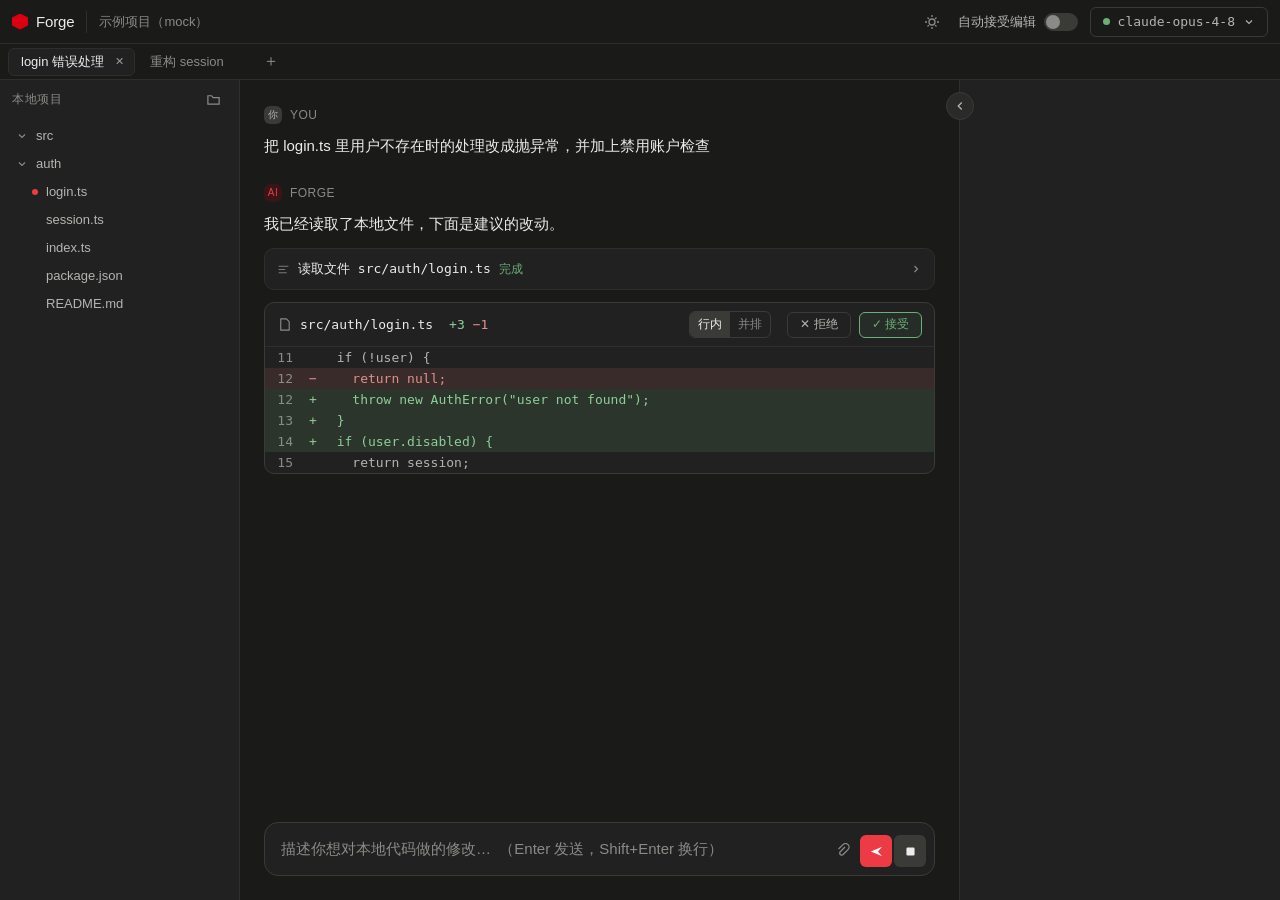
<file: index.html>
<!DOCTYPE html>
<html lang="zh" data-theme="dark">
<head>
  <meta charset="UTF-8" />
  <meta name="viewport" content="width=device-width, initial-scale=1.0" />
  <title>Forge — Local AI IDE</title>
  <link rel="stylesheet" href="styles.css" />
  <link rel="stylesheet" href="app.css" />
</head>
<body>
  <div id="app" class="forge-ide">

    <!-- 顶栏 -->
    <header class="topbar">
      <div class="topbar-left">
        <span class="logo"><span class="logo-dot"></span>Forge</span>
        <span class="project-name" id="projectName">未连接本地项目</span>
      </div>
      <div class="topbar-right">
        <button class="icon-btn" id="themeBtn" title="切换主题" aria-label="切换主题">
          <svg viewBox="0 0 16 16" width="16" height="16"><path d="M8 1v2M8 13v2M1 8h2M13 8h2M3.5 3.5l1.4 1.4M11.1 11.1l1.4 1.4M12.5 3.5l-1.4 1.4M4.9 11.1l-1.4 1.4" stroke="currentColor" stroke-width="1.3"/><circle cx="8" cy="8" r="3" fill="none" stroke="currentColor" stroke-width="1.3"/></svg>
        </button>
        <label class="auto-toggle">
          <span>自动接受编辑</span>
          <span class="switch"><input type="checkbox" id="autoAccept" /><span class="slider"></span></span>
        </label>
        <button class="model-select" id="modelSelect">
          <span class="status-dot"></span>claude-opus-4-8
          <svg viewBox="0 0 16 16" width="12" height="12"><path d="M4 6l4 4 4-4" fill="none" stroke="currentColor" stroke-width="1.5"/></svg>
        </button>
      </div>
    </header>

    <!-- 多会话标签 -->
    <div class="tabs" id="tabs">
      <button class="tab active" data-id="t1"><span class="tab-title">login 错误处理</span><span class="tab-close" aria-label="关闭">✕</span></button>
      <button class="tab" data-id="t2"><span class="tab-title">重构 session</span><span class="tab-close" aria-label="关闭">✕</span></button>
      <button class="tab-new" id="tabNew" aria-label="新建会话">＋</button>
    </div>

    <div class="main">
      <!-- 左栏：本地文件树 -->
      <aside class="sidebar" id="sidebar">
        <div class="sidebar-head">
          <span>本地项目</span>
          <button class="icon-btn" id="openFolderBtn" title="连接本地文件夹" aria-label="连接本地文件夹">
            <svg viewBox="0 0 16 16" width="15" height="15"><path d="M2 4h4l1.5 2H14v7H2z" stroke="currentColor" stroke-width="1.3" fill="none"/></svg>
          </button>
        </div>
        <div class="filetree" id="filetree"></div>
      </aside>

      <!-- 中间：对话 + diff -->
      <section class="center">
        <div class="chat" id="chat"></div>
        <div class="composer">
          <div class="composer-box">
            <textarea id="input" rows="1" placeholder="描述你想对本地代码做的修改…  （Enter 发送，Shift+Enter 换行）"></textarea>
            <div class="composer-actions">
              <button class="icon-btn" title="附加文件" aria-label="附加文件">
                <svg viewBox="0 0 16 16" width="16" height="16"><path d="M9 4L4.5 8.5a2 2 0 102.8 2.8L12 6.6a3.5 3.5 0 10-5-5L2.5 6" stroke="currentColor" stroke-width="1.3" fill="none"/></svg>
              </button>
              <button class="send-btn" id="sendBtn" aria-label="发送">
                <svg viewBox="0 0 16 16" width="15" height="15"><path d="M2 8l12-5-4.5 5L14 13 2 8z" fill="currentColor"/></svg>
              </button>
              <button class="stop-btn" id="stopBtn" aria-label="停止" hidden>
                <svg viewBox="0 0 16 16" width="13" height="13"><rect x="3" y="3" width="10" height="10" rx="1.5" fill="currentColor"/></svg>
              </button>
            </div>
          </div>
        </div>
      </section>

      <!-- 右栏：Inspector（默认收起）-->
      <aside class="inspector collapsed" id="inspector">
        <button class="inspector-toggle" id="inspectorToggle" aria-label="展开/收起">
          <svg viewBox="0 0 16 16" width="14" height="14"><path d="M6 4l4 4-4 4" stroke="currentColor" stroke-width="1.5" fill="none"/></svg>
        </button>
        <div class="inspector-body">
          <div class="inspector-section">
            <h4>本次会话</h4>
            <div class="kv"><span>模型</span><span>claude-opus-4-8</span></div>
            <div class="kv"><span>Token</span><span id="tokCount">3,412</span></div>
            <div class="kv"><span>预计成本</span><span>$0.05</span></div>
          </div>
          <div class="inspector-section">
            <h4>引用文件</h4>
            <div id="refList"><div class="ref"><span class="dot"></span>尚未引用文件</div></div>
          </div>
        </div>
      </aside>
    </div>

    <div class="toast" id="toast" hidden></div>
  </div>

  <script src="app.js"></script>
</body>
</html>
</file>
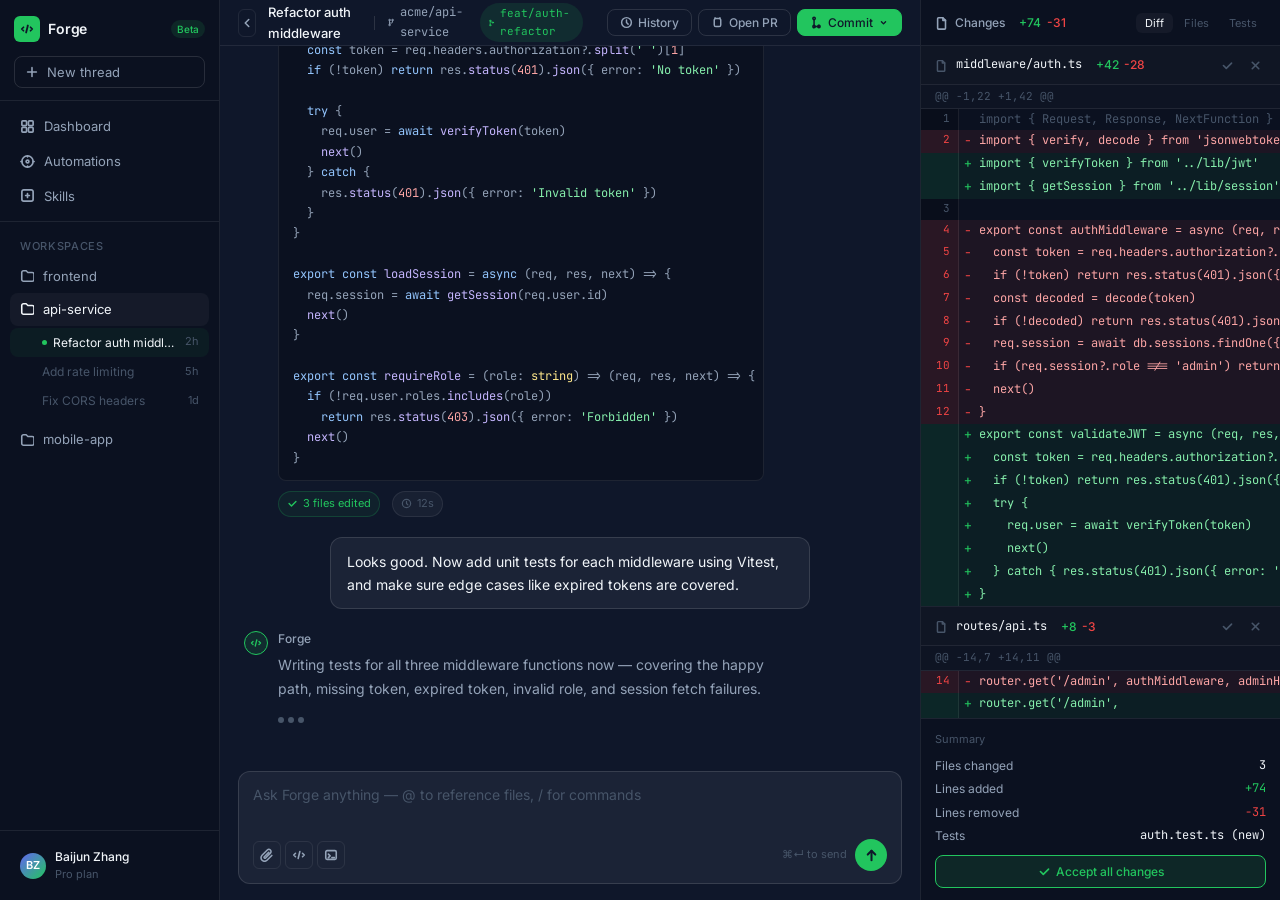
<file: forge-ui.html>
<!DOCTYPE html>
<html lang="en" data-theme="dark">
<head>
<meta charset="UTF-8" />
<meta name="viewport" content="width=device-width, initial-scale=1.0" />
<title>Forge — AI Dev Assistant</title>
<link rel="preconnect" href="https://fonts.googleapis.com" />
<link rel="preconnect" href="https://fonts.gstatic.com" crossorigin />
<link href="https://fonts.googleapis.com/css2?family=Inter:wght@400;500;600&family=JetBrains+Mono:wght@400;500&display=swap" rel="stylesheet" />
<style>
  *, *::before, *::after { box-sizing: border-box; margin: 0; padding: 0; }

  :root {
    --bg:        #0F172A;
    --bg-raised: #1B2336;
    --bg-hover:  #222f45;
    --surface:   rgba(255,255,255,0.04);
    --border:    rgba(255,255,255,0.08);
    --border-md: rgba(255,255,255,0.12);
    --text:      #F1F5F9;
    --text-sub:  #94A3B8;
    --text-dim:  #475569;
    --accent:    #22C55E;
    --accent-bg: rgba(34,197,94,0.12);
    --accent-dim:rgba(34,197,94,0.06);
    --red:       #EF4444;
    --red-bg:    rgba(239,68,68,0.1);
    --green:     #22C55E;
    --green-bg:  rgba(34,197,94,0.1);
    --yellow:    #F59E0B;
    --radius-sm: 6px;
    --radius:    8px;
    --radius-lg: 12px;
    --mono:      'JetBrains Mono', 'Fira Code', monospace;
    --sans:      'Inter', system-ui, sans-serif;
    --easing:    cubic-bezier(0.16, 1, 0.3, 1);
  }

  html, body {
    height: 100%;
    font-family: var(--sans);
    background: var(--bg);
    color: var(--text);
    font-size: 14px;
    line-height: 1.6;
    -webkit-font-smoothing: antialiased;
  }

  .layout {
    display: grid;
    grid-template-columns: 220px 1fr 360px;
    grid-template-rows: 100vh;
    height: 100vh;
    overflow: hidden;
  }

  /* ── Sidebar ─────────────────────────────── */
  .sidebar {
    background: #0B1120;
    border-right: 1px solid var(--border);
    display: flex;
    flex-direction: column;
    overflow: hidden;
  }

  .sidebar-top {
    padding: 16px 14px 12px;
    border-bottom: 1px solid var(--border);
  }

  .brand {
    display: flex;
    align-items: center;
    gap: 8px;
    margin-bottom: 14px;
  }

  .brand-icon {
    width: 26px;
    height: 26px;
    background: var(--accent);
    border-radius: var(--radius-sm);
    display: flex;
    align-items: center;
    justify-content: center;
  }

  .brand-icon svg { width: 14px; height: 14px; color: #0F172A; }
  .brand-name { font-size: 14px; font-weight: 600; letter-spacing: -0.01em; }
  .brand-badge {
    font-size: 10px;
    font-weight: 500;
    background: var(--accent-bg);
    color: var(--accent);
    padding: 1px 6px;
    border-radius: 20px;
    margin-left: auto;
  }

  .new-thread-btn {
    width: 100%;
    display: flex;
    align-items: center;
    gap: 8px;
    padding: 7px 10px;
    border-radius: var(--radius);
    border: 1px solid var(--border-md);
    background: transparent;
    color: var(--text-sub);
    font-family: var(--sans);
    font-size: 13px;
    cursor: pointer;
    transition: background 0.15s, color 0.15s;
  }

  .new-thread-btn:hover { background: var(--bg-hover); color: var(--text); }
  .new-thread-btn svg { width: 14px; height: 14px; flex-shrink: 0; }

  .sidebar-nav {
    padding: 8px 10px;
    border-bottom: 1px solid var(--border);
  }

  .nav-item {
    display: flex;
    align-items: center;
    gap: 9px;
    padding: 7px 10px;
    border-radius: var(--radius);
    font-size: 13px;
    color: var(--text-sub);
    cursor: pointer;
    transition: background 0.12s, color 0.12s;
  }

  .nav-item:hover { background: var(--surface); color: var(--text); }
  .nav-item svg { width: 15px; height: 15px; flex-shrink: 0; }

  .sidebar-workspaces {
    flex: 1;
    overflow-y: auto;
    padding: 8px 10px;
    scrollbar-width: none;
  }

  .sidebar-workspaces::-webkit-scrollbar { display: none; }

  .section-label {
    font-size: 11px;
    font-weight: 500;
    color: var(--text-dim);
    padding: 8px 10px 4px;
    text-transform: uppercase;
    letter-spacing: 0.06em;
  }

  .workspace {
    display: flex;
    align-items: center;
    gap: 9px;
    padding: 6px 10px;
    border-radius: var(--radius);
    font-size: 13px;
    color: var(--text-sub);
    cursor: pointer;
    transition: background 0.12s;
  }

  .workspace:hover { background: var(--surface); }

  .workspace.open {
    color: var(--text);
    background: var(--surface);
  }

  .workspace svg { width: 14px; height: 14px; flex-shrink: 0; }

  .thread-list { padding: 2px 0 8px; }

  .thread {
    display: flex;
    align-items: center;
    justify-content: space-between;
    padding: 5px 10px 5px 32px;
    border-radius: var(--radius);
    font-size: 12px;
    color: var(--text-dim);
    cursor: pointer;
    transition: background 0.12s, color 0.12s;
    gap: 6px;
  }

  .thread:hover { background: var(--surface); color: var(--text-sub); }

  .thread.active {
    background: var(--accent-dim);
    color: var(--text);
  }

  .thread-label { display: flex; align-items: center; gap: 6px; min-width: 0; }
  .thread-label span { overflow: hidden; text-overflow: ellipsis; white-space: nowrap; }
  .thread-dot { width: 5px; height: 5px; border-radius: 50%; background: var(--accent); flex-shrink: 0; }
  .thread-time { font-size: 11px; color: var(--text-dim); flex-shrink: 0; }

  .sidebar-footer {
    padding: 10px 12px;
    border-top: 1px solid var(--border);
  }

  .user-row {
    display: flex;
    align-items: center;
    gap: 9px;
    padding: 6px 8px;
    border-radius: var(--radius);
    cursor: pointer;
    transition: background 0.12s;
  }

  .user-row:hover { background: var(--surface); }

  .avatar {
    width: 26px;
    height: 26px;
    border-radius: 50%;
    background: linear-gradient(135deg, #6366F1, #22C55E);
    display: flex;
    align-items: center;
    justify-content: center;
    font-size: 11px;
    font-weight: 600;
    color: white;
    flex-shrink: 0;
  }

  .user-info { min-width: 0; }
  .user-name { font-size: 12px; font-weight: 500; color: var(--text); }
  .user-plan { font-size: 11px; color: var(--text-dim); }

  /* ── Main ────────────────────────────────── */
  .main {
    display: flex;
    flex-direction: column;
    min-width: 0;
    background: var(--bg);
  }

  .topbar {
    height: 46px;
    border-bottom: 1px solid var(--border);
    display: flex;
    align-items: center;
    padding: 0 18px;
    gap: 12px;
    flex-shrink: 0;
  }

  .topbar-back {
    display: flex;
    align-items: center;
    justify-content: center;
    width: 28px;
    height: 28px;
    border-radius: var(--radius-sm);
    border: 1px solid var(--border);
    color: var(--text-sub);
    cursor: pointer;
    transition: background 0.12s;
  }

  .topbar-back:hover { background: var(--surface); }
  .topbar-back svg { width: 14px; height: 14px; }

  .topbar-title { font-size: 13px; font-weight: 500; color: var(--text); }

  .topbar-sep {
    width: 1px;
    height: 14px;
    background: var(--border-md);
  }

  .topbar-repo {
    display: flex;
    align-items: center;
    gap: 5px;
    font-size: 12px;
    color: var(--text-sub);
    font-family: var(--mono);
  }

  .topbar-repo svg { width: 13px; height: 13px; }

  .topbar-branch {
    display: flex;
    align-items: center;
    gap: 5px;
    font-size: 11px;
    color: var(--accent);
    background: var(--accent-bg);
    padding: 2px 8px;
    border-radius: 20px;
    font-family: var(--mono);
  }

  .topbar-branch svg { width: 12px; height: 12px; }

  .spacer { flex: 1; }

  .topbar-actions { display: flex; gap: 6px; }

  .btn {
    display: inline-flex;
    align-items: center;
    gap: 5px;
    padding: 5px 12px;
    border-radius: var(--radius);
    font-family: var(--sans);
    font-size: 12px;
    font-weight: 500;
    cursor: pointer;
    transition: background 0.12s, border-color 0.12s;
    white-space: nowrap;
  }

  .btn svg { width: 13px; height: 13px; }

  .btn-ghost {
    border: 1px solid var(--border-md);
    background: transparent;
    color: var(--text-sub);
  }

  .btn-ghost:hover { background: var(--surface); color: var(--text); }

  .btn-accent {
    border: 1px solid var(--accent);
    background: var(--accent);
    color: #0F172A;
  }

  .btn-accent:hover { background: #16a34a; border-color: #16a34a; }

  /* ── Chat ────────────────────────────────── */
  .chat {
    flex: 1;
    overflow-y: auto;
    padding: 28px 24px;
    display: flex;
    flex-direction: column;
    gap: 20px;
    scrollbar-width: thin;
    scrollbar-color: var(--border) transparent;
  }

  .chat::-webkit-scrollbar { width: 4px; }
  .chat::-webkit-scrollbar-track { background: transparent; }
  .chat::-webkit-scrollbar-thumb { background: var(--border-md); border-radius: 2px; }

  .msg-user {
    align-self: center;
    max-width: 480px;
    background: var(--bg-raised);
    border: 1px solid var(--border-md);
    border-radius: var(--radius-lg);
    padding: 12px 16px;
    font-size: 14px;
    color: var(--text);
    line-height: 1.65;
  }

  .msg-ai {
    align-self: flex-start;
    max-width: 520px;
    display: flex;
    gap: 10px;
  }

  .ai-avatar {
    width: 24px;
    height: 24px;
    border-radius: 50%;
    background: var(--accent-bg);
    border: 1px solid var(--accent);
    display: flex;
    align-items: center;
    justify-content: center;
    flex-shrink: 0;
    margin-top: 2px;
  }

  .ai-avatar svg { width: 12px; height: 12px; color: var(--accent); }

  .ai-body { flex: 1; min-width: 0; }

  .ai-name {
    font-size: 12px;
    font-weight: 500;
    color: var(--text-sub);
    margin-bottom: 5px;
  }

  .ai-text {
    font-size: 14px;
    color: var(--text-sub);
    line-height: 1.7;
  }

  .ai-text p + p { margin-top: 10px; }

  .ai-meta {
    display: flex;
    align-items: center;
    gap: 12px;
    margin-top: 10px;
  }

  .meta-chip {
    display: inline-flex;
    align-items: center;
    gap: 5px;
    font-size: 11px;
    color: var(--text-dim);
    background: var(--surface);
    border: 1px solid var(--border);
    padding: 3px 8px;
    border-radius: 20px;
  }

  .meta-chip svg { width: 11px; height: 11px; }
  .meta-chip.success { color: var(--accent); border-color: rgba(34,197,94,0.2); background: var(--accent-dim); }

  .code-block {
    margin-top: 10px;
    background: #0B1120;
    border: 1px solid var(--border);
    border-radius: var(--radius);
    overflow: hidden;
  }

  .code-block-header {
    display: flex;
    align-items: center;
    justify-content: space-between;
    padding: 6px 12px;
    border-bottom: 1px solid var(--border);
  }

  .code-lang { font-size: 11px; color: var(--text-dim); font-family: var(--mono); }

  .code-copy {
    display: flex;
    align-items: center;
    gap: 4px;
    font-size: 11px;
    color: var(--text-dim);
    cursor: pointer;
    background: none;
    border: none;
    font-family: var(--sans);
    padding: 2px 4px;
    border-radius: var(--radius-sm);
    transition: color 0.12s;
  }

  .code-copy:hover { color: var(--text-sub); }
  .code-copy svg { width: 11px; height: 11px; }

  .code-body {
    padding: 12px 14px;
    font-family: var(--mono);
    font-size: 12px;
    line-height: 1.7;
    color: var(--text-sub);
    overflow-x: auto;
    white-space: pre;
  }

  .c-key  { color: #93C5FD; }
  .c-str  { color: #86EFAC; }
  .c-fn   { color: #C4B5FD; }
  .c-num  { color: #FCA5A5; }
  .c-cmt  { color: var(--text-dim); font-style: italic; }
  .c-type { color: #FDE68A; }

  /* Typing indicator */
  .typing {
    display: flex;
    align-items: center;
    gap: 4px;
    padding: 4px 0;
    height: 22px;
  }

  .typing span {
    width: 6px;
    height: 6px;
    border-radius: 50%;
    background: var(--text-dim);
    animation: blink 1.3s ease-in-out infinite;
  }

  .typing span:nth-child(2) { animation-delay: 0.15s; }
  .typing span:nth-child(3) { animation-delay: 0.3s; }

  @keyframes blink {
    0%, 80%, 100% { opacity: 0.25; transform: scale(0.8); }
    40%           { opacity: 1;    transform: scale(1); }
  }

  /* ── Input ───────────────────────────────── */
  .input-wrap {
    padding: 12px 18px 16px;
    flex-shrink: 0;
  }

  .input-box {
    background: var(--bg-raised);
    border: 1px solid var(--border-md);
    border-radius: var(--radius-lg);
    padding: 12px 14px;
    display: flex;
    flex-direction: column;
    gap: 10px;
    transition: border-color 0.15s;
  }

  .input-box:focus-within {
    border-color: rgba(34,197,94,0.35);
    box-shadow: 0 0 0 3px rgba(34,197,94,0.06);
  }

  .input-field {
    background: transparent;
    border: none;
    outline: none;
    font-family: var(--sans);
    font-size: 14px;
    color: var(--text);
    resize: none;
    line-height: 1.6;
    width: 100%;
  }

  .input-field::placeholder { color: var(--text-dim); }

  .input-footer {
    display: flex;
    align-items: center;
    justify-content: space-between;
  }

  .input-tools { display: flex; gap: 4px; }

  .tool-btn {
    width: 28px;
    height: 28px;
    border-radius: var(--radius-sm);
    border: 1px solid var(--border);
    background: transparent;
    color: var(--text-sub);
    cursor: pointer;
    display: flex;
    align-items: center;
    justify-content: center;
    transition: background 0.12s, color 0.12s;
  }

  .tool-btn:hover { background: var(--surface); color: var(--text); }
  .tool-btn svg { width: 14px; height: 14px; }

  .input-right { display: flex; align-items: center; gap: 8px; }

  .char-count { font-size: 11px; color: var(--text-dim); }

  .send-btn {
    width: 32px;
    height: 32px;
    border-radius: 50%;
    background: var(--accent);
    border: none;
    cursor: pointer;
    display: flex;
    align-items: center;
    justify-content: center;
    transition: background 0.12s, transform 0.1s;
    flex-shrink: 0;
  }

  .send-btn:hover { background: #16a34a; }
  .send-btn:active { transform: scale(0.93); }
  .send-btn svg { width: 15px; height: 15px; color: #0F172A; }

  /* ── Diff Panel ──────────────────────────── */
  .diff-panel {
    border-left: 1px solid var(--border);
    background: #0B1120;
    display: flex;
    flex-direction: column;
    overflow: hidden;
  }

  .diff-topbar {
    height: 46px;
    border-bottom: 1px solid var(--border);
    display: flex;
    align-items: center;
    padding: 0 14px;
    gap: 10px;
    flex-shrink: 0;
  }

  .diff-title {
    font-size: 12px;
    font-weight: 500;
    color: var(--text-sub);
    display: flex;
    align-items: center;
    gap: 6px;
  }

  .diff-title svg { width: 14px; height: 14px; }

  .diff-stats {
    display: flex;
    gap: 6px;
    margin-left: 4px;
  }

  .stat-add { font-size: 12px; font-weight: 500; color: var(--green); }
  .stat-del { font-size: 12px; font-weight: 500; color: var(--red); }

  .diff-tabs {
    display: flex;
    margin-left: auto;
    gap: 2px;
  }

  .diff-tab {
    font-size: 11px;
    padding: 3px 9px;
    border-radius: var(--radius-sm);
    color: var(--text-dim);
    cursor: pointer;
    transition: background 0.12s, color 0.12s;
    border: none;
    background: none;
    font-family: var(--sans);
  }

  .diff-tab:hover { color: var(--text-sub); }
  .diff-tab.active { background: var(--surface); color: var(--text); }

  .diff-content {
    flex: 1;
    overflow-y: auto;
    scrollbar-width: thin;
    scrollbar-color: var(--border) transparent;
  }

  .diff-content::-webkit-scrollbar { width: 3px; }
  .diff-content::-webkit-scrollbar-thumb { background: var(--border); }

  .diff-file {
    border-bottom: 1px solid var(--border);
  }

  .diff-file-header {
    display: flex;
    align-items: center;
    justify-content: space-between;
    padding: 8px 14px;
    background: rgba(255,255,255,0.02);
    cursor: pointer;
    user-select: none;
  }

  .diff-file-left {
    display: flex;
    align-items: center;
    gap: 8px;
    min-width: 0;
  }

  .diff-file-left svg { width: 13px; height: 13px; color: var(--text-dim); flex-shrink: 0; }

  .diff-filename {
    font-family: var(--mono);
    font-size: 12px;
    color: var(--text);
    white-space: nowrap;
    overflow: hidden;
    text-overflow: ellipsis;
  }

  .diff-filestat { display: flex; gap: 5px; margin-left: 6px; }
  .diff-file-right { display: flex; align-items: center; gap: 6px; flex-shrink: 0; }

  .icon-btn {
    width: 22px;
    height: 22px;
    border-radius: 4px;
    display: flex;
    align-items: center;
    justify-content: center;
    cursor: pointer;
    color: var(--text-dim);
    border: none;
    background: none;
    transition: background 0.12s, color 0.12s;
  }

  .icon-btn:hover { background: var(--surface); color: var(--text-sub); }
  .icon-btn.accept:hover { color: var(--green); }
  .icon-btn.reject:hover { color: var(--red); }
  .icon-btn svg { width: 13px; height: 13px; }

  .diff-hunk {
    font-family: var(--mono);
    font-size: 12px;
    line-height: 1.75;
  }

  .hunk-header {
    padding: 2px 14px;
    font-size: 11px;
    color: var(--text-dim);
    background: rgba(255,255,255,0.01);
    border-top: 1px solid var(--border);
    border-bottom: 1px solid var(--border);
  }

  .diff-line {
    display: flex;
    align-items: stretch;
  }

  .line-num {
    width: 38px;
    min-width: 38px;
    text-align: right;
    padding: 0 8px;
    font-size: 11px;
    color: var(--text-dim);
    user-select: none;
    border-right: 1px solid var(--border);
    background: rgba(0,0,0,0.15);
    line-height: 1.75;
  }

  .line-sign {
    width: 18px;
    min-width: 18px;
    text-align: center;
    font-size: 13px;
    line-height: 1.75;
  }

  .line-code {
    flex: 1;
    padding: 0 10px 0 2px;
    white-space: pre;
    overflow-x: hidden;
    line-height: 1.75;
  }

  .diff-line.del { background: rgba(239,68,68,0.08); }
  .diff-line.del .line-sign { color: var(--red); }
  .diff-line.del .line-code { color: #FCA5A5; }
  .diff-line.del .line-num  { background: rgba(239,68,68,0.05); color: #EF4444; }

  .diff-line.add { background: rgba(34,197,94,0.07); }
  .diff-line.add .line-sign { color: var(--green); }
  .diff-line.add .line-code { color: #86EFAC; }
  .diff-line.add .line-num  { background: rgba(34,197,94,0.05); color: #22C55E; }

  .diff-line.ctx .line-code { color: var(--text-dim); }

  /* Summary panel at bottom */
  .diff-summary {
    border-top: 1px solid var(--border);
    padding: 12px 14px;
    flex-shrink: 0;
  }

  .summary-label { font-size: 11px; color: var(--text-dim); margin-bottom: 8px; }

  .summary-row {
    display: flex;
    justify-content: space-between;
    align-items: center;
    font-size: 12px;
    margin-bottom: 4px;
  }

  .summary-key { color: var(--text-sub); }
  .summary-val { color: var(--text); font-family: var(--mono); }

  .accept-all-btn {
    width: 100%;
    margin-top: 10px;
    padding: 8px;
    border-radius: var(--radius);
    border: 1px solid var(--accent);
    background: var(--accent-bg);
    color: var(--accent);
    font-family: var(--sans);
    font-size: 12px;
    font-weight: 500;
    cursor: pointer;
    transition: background 0.15s;
    display: flex;
    align-items: center;
    justify-content: center;
    gap: 5px;
  }

  .accept-all-btn:hover { background: rgba(34,197,94,0.2); }
  .accept-all-btn svg { width: 13px; height: 13px; }

  /* Scrollbar global */
  * { scrollbar-width: thin; scrollbar-color: var(--border) transparent; }
</style>
</head>
<body>

<div class="layout">

  <!-- ════════ SIDEBAR ════════ -->
  <aside class="sidebar">
    <div class="sidebar-top">
      <div class="brand">
        <div class="brand-icon">
          <svg viewBox="0 0 16 16" fill="none" stroke="currentColor" stroke-width="2" stroke-linecap="round" stroke-linejoin="round">
            <polyline points="4 6 2 8 4 10"/>
            <polyline points="12 6 14 8 12 10"/>
            <line x1="9" y1="4" x2="7" y2="12"/>
          </svg>
        </div>
        <span class="brand-name">Forge</span>
        <span class="brand-badge">Beta</span>
      </div>
      <button class="new-thread-btn">
        <svg viewBox="0 0 16 16" fill="none" stroke="currentColor" stroke-width="1.8" stroke-linecap="round" stroke-linejoin="round">
          <line x1="8" y1="3" x2="8" y2="13"/><line x1="3" y1="8" x2="13" y2="8"/>
        </svg>
        New thread
      </button>
    </div>

    <nav class="sidebar-nav">
      <div class="nav-item">
        <svg viewBox="0 0 16 16" fill="none" stroke="currentColor" stroke-width="1.8" stroke-linecap="round" stroke-linejoin="round">
          <rect x="2" y="2" width="5" height="5" rx="1"/><rect x="9" y="2" width="5" height="5" rx="1"/><rect x="2" y="9" width="5" height="5" rx="1"/><rect x="9" y="9" width="5" height="5" rx="1"/>
        </svg>
        Dashboard
      </div>
      <div class="nav-item">
        <svg viewBox="0 0 16 16" fill="none" stroke="currentColor" stroke-width="1.8" stroke-linecap="round" stroke-linejoin="round">
          <circle cx="8" cy="8" r="1.5"/><path d="M14 8a6 6 0 1 1-12 0 6 6 0 0 1 12 0z"/><path d="M8 2v1M8 13v1M2 8H1M15 8h-1"/>
        </svg>
        Automations
      </div>
      <div class="nav-item">
        <svg viewBox="0 0 16 16" fill="none" stroke="currentColor" stroke-width="1.8" stroke-linecap="round" stroke-linejoin="round">
          <path d="M12 2H4a2 2 0 0 0-2 2v8a2 2 0 0 0 2 2h8a2 2 0 0 0 2-2V4a2 2 0 0 0-2-2z"/>
          <path d="M8 6v4M6 8h4"/>
        </svg>
        Skills
      </div>
    </nav>

    <div class="sidebar-workspaces">
      <div class="section-label">Workspaces</div>

      <div class="workspace">
        <svg viewBox="0 0 16 16" fill="none" stroke="currentColor" stroke-width="1.8" stroke-linecap="round" stroke-linejoin="round">
          <path d="M2 4a2 2 0 0 1 2-2h3l2 2h5a2 2 0 0 1 2 2v6a2 2 0 0 1-2 2H4a2 2 0 0 1-2-2V4z"/>
        </svg>
        frontend
      </div>

      <div class="workspace open">
        <svg viewBox="0 0 16 16" fill="none" stroke="currentColor" stroke-width="1.8" stroke-linecap="round" stroke-linejoin="round">
          <path d="M2 4a2 2 0 0 1 2-2h3l2 2h5a2 2 0 0 1 2 2v6a2 2 0 0 1-2 2H4a2 2 0 0 1-2-2V4z"/>
        </svg>
        api-service
      </div>

      <div class="thread-list">
        <div class="thread active">
          <div class="thread-label"><span class="thread-dot"></span><span>Refactor auth middleware</span></div>
          <span class="thread-time">2h</span>
        </div>
        <div class="thread">
          <div class="thread-label"><span>Add rate limiting</span></div>
          <span class="thread-time">5h</span>
        </div>
        <div class="thread">
          <div class="thread-label"><span>Fix CORS headers</span></div>
          <span class="thread-time">1d</span>
        </div>
      </div>

      <div class="workspace">
        <svg viewBox="0 0 16 16" fill="none" stroke="currentColor" stroke-width="1.8" stroke-linecap="round" stroke-linejoin="round">
          <path d="M2 4a2 2 0 0 1 2-2h3l2 2h5a2 2 0 0 1 2 2v6a2 2 0 0 1-2 2H4a2 2 0 0 1-2-2V4z"/>
        </svg>
        mobile-app
      </div>
    </div>

    <div class="sidebar-footer">
      <div class="user-row">
        <div class="avatar">BZ</div>
        <div class="user-info">
          <div class="user-name">Baijun Zhang</div>
          <div class="user-plan">Pro plan</div>
        </div>
      </div>
    </div>
  </aside>

  <!-- ════════ MAIN CHAT ════════ -->
  <main class="main">
    <div class="topbar">
      <div class="topbar-back">
        <svg viewBox="0 0 16 16" fill="none" stroke="currentColor" stroke-width="1.8" stroke-linecap="round" stroke-linejoin="round">
          <polyline points="10 4 6 8 10 12"/>
        </svg>
      </div>
      <span class="topbar-title">Refactor auth middleware</span>
      <div class="topbar-sep"></div>
      <span class="topbar-repo">
        <svg viewBox="0 0 16 16" fill="none" stroke="currentColor" stroke-width="1.8" stroke-linecap="round" stroke-linejoin="round">
          <circle cx="5" cy="3" r="1.5"/><circle cx="11" cy="3" r="1.5"/><circle cx="5" cy="13" r="1.5"/>
          <line x1="5" y1="4.5" x2="5" y2="11.5"/>
          <path d="M11 4.5v2.5a2 2 0 0 1-2 2H5"/>
        </svg>
        acme/api-service
      </span>
      <span class="topbar-branch">
        <svg viewBox="0 0 16 16" fill="none" stroke="currentColor" stroke-width="1.8" stroke-linecap="round" stroke-linejoin="round">
          <circle cx="5" cy="3" r="1.5"/><circle cx="5" cy="13" r="1.5"/><circle cx="11" cy="7" r="1.5"/>
          <line x1="5" y1="4.5" x2="5" y2="11.5"/>
          <path d="M5 4.5C5 6 11 5.5 11 7"/>
        </svg>
        feat/auth-refactor
      </span>
      <div class="spacer"></div>
      <div class="topbar-actions">
        <button class="btn btn-ghost">
          <svg viewBox="0 0 16 16" fill="none" stroke="currentColor" stroke-width="1.8" stroke-linecap="round" stroke-linejoin="round">
            <circle cx="8" cy="8" r="6"/><polyline points="8 5 8 8 10 10"/>
          </svg>
          History
        </button>
        <button class="btn btn-ghost">
          <svg viewBox="0 0 16 16" fill="none" stroke="currentColor" stroke-width="1.8" stroke-linecap="round" stroke-linejoin="round">
            <path d="M10 3H6a2 2 0 0 0-2 2v6a2 2 0 0 0 2 2h4a2 2 0 0 0 2-2V5a2 2 0 0 0-2-2z"/>
            <path d="M5 3V2M11 3V2"/>
          </svg>
          Open PR
        </button>
        <button class="btn btn-accent">
          <svg viewBox="0 0 16 16" fill="none" stroke="currentColor" stroke-width="1.8" stroke-linecap="round" stroke-linejoin="round">
            <circle cx="5" cy="3" r="1.5"/><circle cx="5" cy="13" r="1.5"/><circle cx="11" cy="13" r="1.5"/>
            <line x1="5" y1="4.5" x2="5" y2="11.5"/>
            <line x1="5" y1="13" x2="11" y2="13"/>
            <line x1="11" y1="11.5" x2="11" y2="13"/>
          </svg>
          Commit
          <svg viewBox="0 0 16 16" fill="none" stroke="currentColor" stroke-width="2" stroke-linecap="round" stroke-linejoin="round" style="width:11px;height:11px;">
            <polyline points="5 7 8 10 11 7"/>
          </svg>
        </button>
      </div>
    </div>

    <div class="chat" id="chatScroll">

      <div class="msg-user">
        The auth middleware is a mess — JWT validation, session handling and role checks are all tangled in one function. Can you break it into separate composable middleware functions?
      </div>

      <div class="msg-ai">
        <div class="ai-avatar">
          <svg viewBox="0 0 16 16" fill="none" stroke="currentColor" stroke-width="1.8" stroke-linecap="round" stroke-linejoin="round">
            <polyline points="4 6 2 8 4 10"/><polyline points="12 6 14 8 12 10"/><line x1="9" y1="4" x2="7" y2="12"/>
          </svg>
        </div>
        <div class="ai-body">
          <div class="ai-name">Forge</div>
          <div class="ai-text">
            <p>I'll split the monolithic <code style="font-family:var(--mono);font-size:12px;background:var(--surface);padding:1px 5px;border-radius:4px;color:#C4B5FD;">authMiddleware</code> into three focused functions that compose cleanly.</p>
            <p>Here's the restructured approach — each layer handles a single concern and passes control via <code style="font-family:var(--mono);font-size:12px;background:var(--surface);padding:1px 5px;border-radius:4px;color:#C4B5FD;">next()</code>:</p>
          </div>
          <div class="code-block">
            <div class="code-block-header">
              <span class="code-lang">typescript</span>
              <button class="code-copy" onclick="navigator.clipboard.writeText(document.querySelector('.code-body').innerText)">
                <svg viewBox="0 0 16 16" fill="none" stroke="currentColor" stroke-width="1.8" stroke-linecap="round" stroke-linejoin="round">
                  <rect x="5" y="5" width="9" height="9" rx="1"/><path d="M11 5V3a1 1 0 0 0-1-1H3a1 1 0 0 0-1 1v7a1 1 0 0 0 1 1h2"/>
                </svg>
                Copy
              </button>
            </div>
            <div class="code-body"><span class="c-cmt">// middleware/auth.ts</span>

<span class="c-key">export const</span> <span class="c-fn">validateJWT</span> = <span class="c-key">async</span> (req, res, next) => {
  <span class="c-key">const</span> token = req.headers.authorization?.<span class="c-fn">split</span>(<span class="c-str">' '</span>)[<span class="c-num">1</span>]
  <span class="c-key">if</span> (!token) <span class="c-key">return</span> res.<span class="c-fn">status</span>(<span class="c-num">401</span>).<span class="c-fn">json</span>({ error: <span class="c-str">'No token'</span> })

  <span class="c-key">try</span> {
    req.user = <span class="c-key">await</span> <span class="c-fn">verifyToken</span>(token)
    <span class="c-fn">next</span>()
  } <span class="c-key">catch</span> {
    res.<span class="c-fn">status</span>(<span class="c-num">401</span>).<span class="c-fn">json</span>({ error: <span class="c-str">'Invalid token'</span> })
  }
}

<span class="c-key">export const</span> <span class="c-fn">loadSession</span> = <span class="c-key">async</span> (req, res, next) => {
  req.session = <span class="c-key">await</span> <span class="c-fn">getSession</span>(req.user.id)
  <span class="c-fn">next</span>()
}

<span class="c-key">export const</span> <span class="c-fn">requireRole</span> = (role: <span class="c-type">string</span>) => (req, res, next) => {
  <span class="c-key">if</span> (!req.user.roles.<span class="c-fn">includes</span>(role))
    <span class="c-key">return</span> res.<span class="c-fn">status</span>(<span class="c-num">403</span>).<span class="c-fn">json</span>({ error: <span class="c-str">'Forbidden'</span> })
  <span class="c-fn">next</span>()
}</div>
          </div>
          <div class="ai-meta">
            <span class="meta-chip success">
              <svg viewBox="0 0 16 16" fill="none" stroke="currentColor" stroke-width="2" stroke-linecap="round" stroke-linejoin="round">
                <polyline points="3 8 6.5 11.5 13 5"/>
              </svg>
              3 files edited
            </span>
            <span class="meta-chip">
              <svg viewBox="0 0 16 16" fill="none" stroke="currentColor" stroke-width="1.8" stroke-linecap="round" stroke-linejoin="round">
                <circle cx="8" cy="8" r="6"/><polyline points="8 5 8 8 10 10"/>
              </svg>
              12s
            </span>
          </div>
        </div>
      </div>

      <div class="msg-user">
        Looks good. Now add unit tests for each middleware using Vitest, and make sure edge cases like expired tokens are covered.
      </div>

      <div class="msg-ai">
        <div class="ai-avatar">
          <svg viewBox="0 0 16 16" fill="none" stroke="currentColor" stroke-width="1.8" stroke-linecap="round" stroke-linejoin="round">
            <polyline points="4 6 2 8 4 10"/><polyline points="12 6 14 8 12 10"/><line x1="9" y1="4" x2="7" y2="12"/>
          </svg>
        </div>
        <div class="ai-body">
          <div class="ai-name">Forge</div>
          <div class="ai-text">Writing tests for all three middleware functions now — covering the happy path, missing token, expired token, invalid role, and session fetch failures.</div>
          <div class="typing" style="margin-top:8px;">
            <span></span><span></span><span></span>
          </div>
        </div>
      </div>

    </div>

    <div class="input-wrap">
      <div class="input-box">
        <textarea class="input-field" rows="2" placeholder="Ask Forge anything — @ to reference files, / for commands"></textarea>
        <div class="input-footer">
          <div class="input-tools">
            <button class="tool-btn" title="Attach file">
              <svg viewBox="0 0 16 16" fill="none" stroke="currentColor" stroke-width="1.8" stroke-linecap="round" stroke-linejoin="round">
                <path d="M13.5 8.5l-5.5 5.5a4 4 0 0 1-5.66-5.66l6-6a2.5 2.5 0 0 1 3.54 3.54l-5.5 5.5a1 1 0 0 1-1.42-1.42l5-5"/>
              </svg>
            </button>
            <button class="tool-btn" title="Insert snippet">
              <svg viewBox="0 0 16 16" fill="none" stroke="currentColor" stroke-width="1.8" stroke-linecap="round" stroke-linejoin="round">
                <polyline points="4 6 2 8 4 10"/><polyline points="12 6 14 8 12 10"/><line x1="9" y1="4" x2="7" y2="12"/>
              </svg>
            </button>
            <button class="tool-btn" title="Terminal">
              <svg viewBox="0 0 16 16" fill="none" stroke="currentColor" stroke-width="1.8" stroke-linecap="round" stroke-linejoin="round">
                <rect x="2" y="3" width="12" height="10" rx="1.5"/>
                <polyline points="5 7 7 9 5 11"/>
                <line x1="9" y1="11" x2="12" y2="11"/>
              </svg>
            </button>
          </div>
          <div class="input-right">
            <span class="char-count">⌘↵ to send</span>
            <button class="send-btn">
              <svg viewBox="0 0 16 16" fill="none" stroke="currentColor" stroke-width="2.2" stroke-linecap="round" stroke-linejoin="round">
                <line x1="8" y1="13" x2="8" y2="3"/><polyline points="4 7 8 3 12 7"/>
              </svg>
            </button>
          </div>
        </div>
      </div>
    </div>
  </main>

  <!-- ════════ DIFF PANEL ════════ -->
  <aside class="diff-panel">
    <div class="diff-topbar">
      <div class="diff-title">
        <svg viewBox="0 0 16 16" fill="none" stroke="currentColor" stroke-width="1.8" stroke-linecap="round" stroke-linejoin="round">
          <path d="M4 2h5l3 3v9a1 1 0 0 1-1 1H4a1 1 0 0 1-1-1V3a1 1 0 0 1 1-1z"/><polyline points="9 2 9 5 12 5"/>
        </svg>
        Changes
      </div>
      <div class="diff-stats">
        <span class="stat-add">+74</span>
        <span class="stat-del">-31</span>
      </div>
      <div class="diff-tabs">
        <button class="diff-tab active">Diff</button>
        <button class="diff-tab">Files</button>
        <button class="diff-tab">Tests</button>
      </div>
    </div>

    <div class="diff-content">

      <!-- File 1 -->
      <div class="diff-file">
        <div class="diff-file-header">
          <div class="diff-file-left">
            <svg viewBox="0 0 16 16" fill="none" stroke="currentColor" stroke-width="1.8" stroke-linecap="round" stroke-linejoin="round">
              <path d="M4 2h5l3 3v9a1 1 0 0 1-1 1H4a1 1 0 0 1-1-1V3a1 1 0 0 1 1-1z"/><polyline points="9 2 9 5 12 5"/>
            </svg>
            <span class="diff-filename">middleware/auth.ts</span>
            <div class="diff-filestat">
              <span class="stat-add">+42</span>
              <span class="stat-del">-28</span>
            </div>
          </div>
          <div class="diff-file-right">
            <button class="icon-btn accept" title="Accept">
              <svg viewBox="0 0 16 16" fill="none" stroke="currentColor" stroke-width="2" stroke-linecap="round" stroke-linejoin="round">
                <polyline points="3 8 6.5 11.5 13 5"/>
              </svg>
            </button>
            <button class="icon-btn reject" title="Reject">
              <svg viewBox="0 0 16 16" fill="none" stroke="currentColor" stroke-width="2" stroke-linecap="round" stroke-linejoin="round">
                <line x1="4" y1="4" x2="12" y2="12"/><line x1="12" y1="4" x2="4" y2="12"/>
              </svg>
            </button>
          </div>
        </div>
        <div class="diff-hunk">
          <div class="hunk-header">@@ -1,22 +1,42 @@</div>
          <div class="diff-line ctx"><span class="line-num">1</span><span class="line-sign"> </span><span class="line-code">import { Request, Response, NextFunction } from 'express'</span></div>
          <div class="diff-line del"><span class="line-num">2</span><span class="line-sign">−</span><span class="line-code">import { verify, decode } from 'jsonwebtoken'</span></div>
          <div class="diff-line add"><span class="line-num"> </span><span class="line-sign">+</span><span class="line-code">import { verifyToken } from '../lib/jwt'</span></div>
          <div class="diff-line add"><span class="line-num"> </span><span class="line-sign">+</span><span class="line-code">import { getSession } from '../lib/session'</span></div>
          <div class="diff-line ctx"><span class="line-num">3</span><span class="line-sign"> </span><span class="line-code"> </span></div>
          <div class="diff-line del"><span class="line-num">4</span><span class="line-sign">−</span><span class="line-code">export const authMiddleware = async (req, res, next) => {</span></div>
          <div class="diff-line del"><span class="line-num">5</span><span class="line-sign">−</span><span class="line-code">  const token = req.headers.authorization?.split(' ')[1]</span></div>
          <div class="diff-line del"><span class="line-num">6</span><span class="line-sign">−</span><span class="line-code">  if (!token) return res.status(401).json({ error: 'Unauthorized' })</span></div>
          <div class="diff-line del"><span class="line-num">7</span><span class="line-sign">−</span><span class="line-code">  const decoded = decode(token)</span></div>
          <div class="diff-line del"><span class="line-num">8</span><span class="line-sign">−</span><span class="line-code">  if (!decoded) return res.status(401).json({ error: 'Invalid' })</span></div>
          <div class="diff-line del"><span class="line-num">9</span><span class="line-sign">−</span><span class="line-code">  req.session = await db.sessions.findOne({ userId: decoded.sub })</span></div>
          <div class="diff-line del"><span class="line-num">10</span><span class="line-sign">−</span><span class="line-code">  if (req.session?.role !== 'admin') return res.status(403).json({})</span></div>
          <div class="diff-line del"><span class="line-num">11</span><span class="line-sign">−</span><span class="line-code">  next()</span></div>
          <div class="diff-line del"><span class="line-num">12</span><span class="line-sign">−</span><span class="line-code">}</span></div>
          <div class="diff-line add"><span class="line-num"> </span><span class="line-sign">+</span><span class="line-code">export const validateJWT = async (req, res, next) => {</span></div>
          <div class="diff-line add"><span class="line-num"> </span><span class="line-sign">+</span><span class="line-code">  const token = req.headers.authorization?.split(' ')[1]</span></div>
          <div class="diff-line add"><span class="line-num"> </span><span class="line-sign">+</span><span class="line-code">  if (!token) return res.status(401).json({ error: 'No token' })</span></div>
          <div class="diff-line add"><span class="line-num"> </span><span class="line-sign">+</span><span class="line-code">  try {</span></div>
          <div class="diff-line add"><span class="line-num"> </span><span class="line-sign">+</span><span class="line-code">    req.user = await verifyToken(token)</span></div>
          <div class="diff-line add"><span class="line-num"> </span><span class="line-sign">+</span><span class="line-code">    next()</span></div>
          <div class="diff-line add"><span class="line-num"> </span><span class="line-sign">+</span><span class="line-code">  } catch { res.status(401).json({ error: 'Invalid token' }) }</span></div>
          <div class="diff-line add"><span class="line-num"> </span><span class="line-sign">+</span><span class="line-code">}</span></div>
        </div>
      </div>

      <!-- File 2 -->
      <div class="diff-file">
        <div class="diff-file-header">
          <div class="diff-file-left">
            <svg viewBox="0 0 16 16" fill="none" stroke="currentColor" stroke-width="1.8" stroke-linecap="round" stroke-linejoin="round">
              <path d="M4 2h5l3 3v9a1 1 0 0 1-1 1H4a1 1 0 0 1-1-1V3a1 1 0 0 1 1-1z"/><polyline points="9 2 9 5 12 5"/>
            </svg>
            <span class="diff-filename">routes/api.ts</span>
            <div class="diff-filestat">
              <span class="stat-add">+8</span>
              <span class="stat-del">-3</span>
            </div>
          </div>
          <div class="diff-file-right">
            <button class="icon-btn accept" title="Accept">
              <svg viewBox="0 0 16 16" fill="none" stroke="currentColor" stroke-width="2" stroke-linecap="round" stroke-linejoin="round">
                <polyline points="3 8 6.5 11.5 13 5"/>
              </svg>
            </button>
            <button class="icon-btn reject" title="Reject">
              <svg viewBox="0 0 16 16" fill="none" stroke="currentColor" stroke-width="2" stroke-linecap="round" stroke-linejoin="round">
                <line x1="4" y1="4" x2="12" y2="12"/><line x1="12" y1="4" x2="4" y2="12"/>
              </svg>
            </button>
          </div>
        </div>
        <div class="diff-hunk">
          <div class="hunk-header">@@ -14,7 +14,11 @@</div>
          <div class="diff-line del"><span class="line-num">14</span><span class="line-sign">−</span><span class="line-code">router.get('/admin', authMiddleware, adminHandler)</span></div>
          <div class="diff-line add"><span class="line-num"> </span><span class="line-sign">+</span><span class="line-code">router.get('/admin',</span></div>
          <div class="diff-line add"><span class="line-num"> </span><span class="line-sign">+</span><span class="line-code">  validateJWT,</span></div>
          <div class="diff-line add"><span class="line-num"> </span><span class="line-sign">+</span><span class="line-code">  loadSession,</span></div>
          <div class="diff-line add"><span class="line-num"> </span><span class="line-sign">+</span><span class="line-code">  requireRole('admin'),</span></div>
          <div class="diff-line add"><span class="line-num"> </span><span class="line-sign">+</span><span class="line-code">  adminHandler</span></div>
          <div class="diff-line add"><span class="line-num"> </span><span class="line-sign">+</span><span class="line-code">)</span></div>
        </div>
      </div>

      <!-- File 3 -->
      <div class="diff-file">
        <div class="diff-file-header">
          <div class="diff-file-left">
            <svg viewBox="0 0 16 16" fill="none" stroke="currentColor" stroke-width="1.8" stroke-linecap="round" stroke-linejoin="round">
              <path d="M4 2h5l3 3v9a1 1 0 0 1-1 1H4a1 1 0 0 1-1-1V3a1 1 0 0 1 1-1z"/><polyline points="9 2 9 5 12 5"/>
            </svg>
            <span class="diff-filename">middleware/auth.test.ts</span>
            <div class="diff-filestat">
              <span class="stat-add">+24</span>
              <span class="stat-del">-0</span>
            </div>
          </div>
          <div class="diff-file-right">
            <button class="icon-btn accept" title="Accept">
              <svg viewBox="0 0 16 16" fill="none" stroke="currentColor" stroke-width="2" stroke-linecap="round" stroke-linejoin="round">
                <polyline points="3 8 6.5 11.5 13 5"/>
              </svg>
            </button>
            <button class="icon-btn reject" title="Reject">
              <svg viewBox="0 0 16 16" fill="none" stroke="currentColor" stroke-width="2" stroke-linecap="round" stroke-linejoin="round">
                <line x1="4" y1="4" x2="12" y2="12"/><line x1="12" y1="4" x2="4" y2="12"/>
              </svg>
            </button>
          </div>
        </div>
        <div class="diff-hunk">
          <div class="hunk-header">@@ -0,0 +1,24 @@</div>
          <div class="diff-line add"><span class="line-num"> </span><span class="line-sign">+</span><span class="line-code">import { describe, it, expect, vi } from 'vitest'</span></div>
          <div class="diff-line add"><span class="line-num"> </span><span class="line-sign">+</span><span class="line-code">import { validateJWT } from './auth'</span></div>
          <div class="diff-line add"><span class="line-num"> </span><span class="line-sign">+</span><span class="line-code"> </span></div>
          <div class="diff-line add"><span class="line-num"> </span><span class="line-sign">+</span><span class="line-code">describe('validateJWT', () => {</span></div>
          <div class="diff-line add"><span class="line-num"> </span><span class="line-sign">+</span><span class="line-code">  it('rejects missing token', async () => {</span></div>
          <div class="diff-line add"><span class="line-num"> </span><span class="line-sign">+</span><span class="line-code">    const res = mockRes()</span></div>
          <div class="diff-line add"><span class="line-num"> </span><span class="line-sign">+</span><span class="line-code">    await validateJWT(mockReq({}), res, vi.fn())</span></div>
          <div class="diff-line add"><span class="line-num"> </span><span class="line-sign">+</span><span class="line-code">    expect(res.status).toHaveBeenCalledWith(401)</span></div>
          <div class="diff-line add"><span class="line-num"> </span><span class="line-sign">+</span><span class="line-code">  })</span></div>
          <div class="diff-line add"><span class="line-num"> </span><span class="line-sign">+</span><span class="line-code">  it('rejects expired token', async () => { ... })</span></div>
          <div class="diff-line add"><span class="line-num"> </span><span class="line-sign">+</span><span class="line-code">  it('passes valid token to next()', async () => { ... })</span></div>
          <div class="diff-line add"><span class="line-num"> </span><span class="line-sign">+</span><span class="line-code">})</span></div>
        </div>
      </div>

    </div>

    <div class="diff-summary">
      <div class="summary-label">Summary</div>
      <div class="summary-row"><span class="summary-key">Files changed</span><span class="summary-val">3</span></div>
      <div class="summary-row"><span class="summary-key">Lines added</span><span class="summary-val" style="color:var(--green);">+74</span></div>
      <div class="summary-row"><span class="summary-key">Lines removed</span><span class="summary-val" style="color:var(--red);">-31</span></div>
      <div class="summary-row"><span class="summary-key">Tests</span><span class="summary-val">auth.test.ts (new)</span></div>
      <button class="accept-all-btn">
        <svg viewBox="0 0 16 16" fill="none" stroke="currentColor" stroke-width="2" stroke-linecap="round" stroke-linejoin="round">
          <polyline points="3 8 6.5 11.5 13 5"/>
        </svg>
        Accept all changes
      </button>
    </div>
  </aside>

</div>

<script>
  const textarea = document.querySelector('.input-field')
  textarea.addEventListener('keydown', e => {
    if ((e.metaKey || e.ctrlKey) && e.key === 'Enter') {
      e.preventDefault()
    }
    if (e.key === 'Enter' && !e.shiftKey) {
      e.preventDefault()
    }
  })

  textarea.addEventListener('input', () => {
    textarea.style.height = 'auto'
    textarea.style.height = Math.min(textarea.scrollHeight, 120) + 'px'
  })

  document.querySelector('.chat').scrollTop = 9999

  document.querySelectorAll('.diff-tab').forEach(tab => {
    tab.addEventListener('click', () => {
      document.querySelectorAll('.diff-tab').forEach(t => t.classList.remove('active'))
      tab.classList.add('active')
    })
  })

  document.querySelectorAll('.icon-btn.accept').forEach(btn => {
    btn.addEventListener('click', () => {
      const file = btn.closest('.diff-file')
      file.style.opacity = '0.4'
      file.style.transition = 'opacity 0.3s'
      btn.style.color = 'var(--green)'
    })
  })

  document.querySelectorAll('.icon-btn.reject').forEach(btn => {
    btn.addEventListener('click', () => {
      const file = btn.closest('.diff-file')
      file.style.opacity = '0.25'
      file.style.transition = 'opacity 0.3s'
    })
  })
</script>
</body>
</html>
</file>
<file: styles.css>
/* ============================================================
   Forge AI IDE — Global Styles & Design Tokens
   配色 + 字体 + 间距 + 轻盈感动效，全部集中在此。
   组件里只引用变量 / 语义类，不要硬编码。
   ============================================================ */

/* -------- 深色主题（默认）-------- */
:root,
:root[data-theme="dark"] {
  /* 背景层次：越上层越亮一点点（暖黑，不用纯黑）*/
  --bg-base:        #1a1a18;
  --bg-surface:     #212121;
  --bg-elevated:    #2a2a28;
  --bg-hover:       #323230;
  --bg-active:      #3a3a37;

  /* 边框：极淡，靠明度区分而非粗线 */
  --border-subtle:  #2e2e2c;
  --border-default: #3a3a37;
  --border-strong:  #4a4a46;

  /* 文字：三级明度 */
  --text-primary:   #ececec;
  --text-secondary: #b4b4b0;
  --text-muted:     #8a8a86;

  /* 强调色：HSBC 红（深色下略提亮以保证可读）*/
  --accent:         #ed3b45;
  --accent-hover:   #f4555e;
  --accent-subtle:  rgba(219,0,17,0.16);
  --focus-ring:     rgba(237,59,69,0.45);
  --brand-red:      #db0011;

  /* 语义色（低饱和，diff 友好）*/
  --success:        #6cae75;
  --warning:        #d6a85c;
  --danger:         #cf6b66;

  /* Diff 专用 */
  --diff-add-bg:    rgba(108,174,117,0.14);
  --diff-add-text:  #8fce97;
  --diff-del-bg:    rgba(207,107,102,0.14);
  --diff-del-text:  #e0908b;
  --diff-gutter:    #6cae75;
}

/* -------- 浅色主题 -------- */
:root[data-theme="light"] {
  --bg-base:        #f7f6f3;
  --bg-surface:     #ffffff;
  --bg-elevated:    #ffffff;
  --bg-hover:       #f0efea;
  --bg-active:      #e8e6df;

  --border-subtle:  #ecebe6;
  --border-default: #e0ded7;
  --border-strong:  #cbc9c0;

  --text-primary:   #2a2a28;
  --text-secondary: #5a5a55;
  --text-muted:     #8a8a83;

  --accent:         #db0011;
  --accent-hover:   #b8000e;
  --accent-subtle:  rgba(219,0,17,0.08);
  --focus-ring:     rgba(219,0,17,0.40);
  --brand-red:      #db0011;

  --success:        #4f9d5f;
  --warning:        #c08a3e;
  --danger:         #c0504b;

  --diff-add-bg:    rgba(79,157,95,0.12);
  --diff-add-text:  #2e7d40;
  --diff-del-bg:    rgba(192,80,75,0.12);
  --diff-del-text:  #b03a35;
  --diff-gutter:    #4f9d5f;
}

/* -------- 字体 -------- */
:root {
  --font-sans: ui-sans-serif, -apple-system, "Segoe UI", Roboto,
               "Helvetica Neue", Arial, "PingFang SC",
               "Microsoft YaHei", sans-serif;
  --font-mono: "SF Mono", ui-monospace, "JetBrains Mono",
               "Fira Code", Menlo, Consolas, monospace;

  /* 字号阶梯 */
  --text-xs: 12px;   --lh-xs: 16px;
  --text-sm: 13px;   --lh-sm: 20px;
  --text-base: 14px; --lh-base: 22px;
  --text-md: 15px;   --lh-md: 24px;
  --text-lg: 18px;   --lh-lg: 26px;
  --text-xl: 22px;   --lh-xl: 30px;

  --fw-normal: 400;
  --fw-medium: 500;
  --fw-semibold: 600;

  --code-size: 13px;
  --code-lh: 21px;
}

/* -------- 间距 / 圆角 / 阴影（轻盈：阴影极淡，圆角温和）-------- */
:root {
  --space-1: 4px;   --space-2: 8px;   --space-3: 12px;
  --space-4: 16px;  --space-5: 24px;  --space-6: 32px;  --space-8: 48px;

  --radius-sm: 6px;
  --radius-md: 10px;
  --radius-lg: 14px;
  --radius-full: 9999px;

  /* 轻盈：用极淡阴影，多数面板用边框而非阴影分层 */
  --shadow-sm: 0 1px 2px rgba(0,0,0,0.14);
  --shadow-md: 0 4px 12px rgba(0,0,0,0.18);
  --shadow-lg: 0 12px 32px rgba(0,0,0,0.24);

  /* 轻盈动效：统一缓动与时长，快而不飘 */
  --ease: cubic-bezier(0.2, 0, 0, 1);
  --dur-fast: 120ms;
  --dur-base: 180ms;
  --dur-slow: 260ms;
}

/* -------- Base reset -------- */
* { box-sizing: border-box; }

html, body {
  margin: 0;
  padding: 0;
  background: var(--bg-base);
  color: var(--text-primary);
  font-family: var(--font-sans);
  font-size: var(--text-base);
  line-height: var(--lh-base);
  font-weight: var(--fw-normal);
  -webkit-font-smoothing: antialiased;
  text-rendering: optimizeLegibility;
}

code, pre, .mono {
  font-family: var(--font-mono);
  font-size: var(--code-size);
  line-height: var(--code-lh);
}

/* 焦点环：统一、克制 */
:focus-visible {
  outline: 2px solid var(--focus-ring);
  outline-offset: 1px;
}

/* 细滚动条（轻盈）*/
::-webkit-scrollbar { width: 10px; height: 10px; }
::-webkit-scrollbar-thumb {
  background: var(--border-strong);
  border-radius: var(--radius-full);
  border: 2px solid transparent;
  background-clip: content-box;
}
::-webkit-scrollbar-thumb:hover { background: var(--text-muted); }
::-webkit-scrollbar-track { background: transparent; }

/* -------- 轻盈动效工具类 -------- */
/* 展开/折叠（如 toolbar、tool-call 卡片、面板）统一用这个 */
.collapsible {
  overflow: hidden;
  transition: height var(--dur-base) var(--ease),
              opacity var(--dur-fast) var(--ease);
}
.fade-in   { animation: fadeIn var(--dur-base) var(--ease); }
.slide-down{ animation: slideDown var(--dur-base) var(--ease); }

@keyframes fadeIn   { from { opacity: 0; } to { opacity: 1; } }
@keyframes slideDown{
  from { opacity: 0; transform: translateY(-4px); }
  to   { opacity: 1; transform: translateY(0); }
}

/* 尊重用户的"减少动效"设置 */
@media (prefers-reduced-motion: reduce) {
  *, *::before, *::after {
    animation-duration: 0.01ms !important;
    transition-duration: 0.01ms !important;
  }
}
</file>
<file: app.css>
/* ============================================================
   Forge AI IDE — 组件样式
   颜色/字号/圆角/阴影一律用 styles.css 的 var(--...)。
   所有规则限定在 .forge-ide 作用域内，避免污染宿主软件。
   ============================================================ */

.forge-ide {
  position: fixed;
  inset: 0;
  display: flex;
  flex-direction: column;
  background: var(--bg-base);
  color: var(--text-primary);
  font-family: var(--font-sans);
  font-size: var(--text-base);
}

/* -------- 顶栏 -------- */
.forge-ide .topbar {
  height: 44px;
  flex: 0 0 44px;
  display: flex;
  align-items: center;
  justify-content: space-between;
  padding: 0 var(--space-3);
  border-bottom: 1px solid var(--border-subtle);
}
.forge-ide .logo {
  display: flex;
  align-items: center;
  gap: var(--space-2);
  font-weight: var(--fw-medium);
  font-size: var(--text-md);
  letter-spacing: -0.01em;
}
/* HSBC 风格六边形标记 */
.forge-ide .logo-dot {
  width: 16px; height: 16px;
  background: var(--brand-red);
  clip-path: polygon(50% 0, 100% 25%, 100% 75%, 50% 100%, 0 75%, 0 25%);
}
.forge-ide .topbar-left { display: flex; align-items: center; gap: var(--space-3); }
.forge-ide .project-name {
  font-size: var(--text-sm); color: var(--text-muted);
  padding-left: var(--space-3); border-left: 1px solid var(--border-subtle);
}
.forge-ide .topbar-right { display: flex; align-items: center; gap: var(--space-3); }

/* -------- 多会话标签 -------- */
.forge-ide .tabs {
  display: flex; align-items: center; gap: 2px; height: 36px; flex: 0 0 36px;
  padding: 0 var(--space-2); border-bottom: 1px solid var(--border-subtle);
  background: var(--bg-base); overflow-x: auto;
}
.forge-ide .tab {
  display: flex; align-items: center; gap: var(--space-2);
  height: 28px; padding: 0 var(--space-2) 0 var(--space-3);
  border: 1px solid transparent; border-radius: var(--radius-sm);
  background: transparent; color: var(--text-muted); cursor: pointer;
  font-size: var(--text-sm); white-space: nowrap;
  transition: background var(--dur-fast) var(--ease), color var(--dur-fast) var(--ease);
}
.forge-ide .tab:hover { background: var(--bg-hover); color: var(--text-secondary); }
.forge-ide .tab.active { background: var(--bg-surface); color: var(--text-primary); border-color: var(--border-subtle); }
.forge-ide .tab-close {
  font-size: 11px; opacity: 0; width: 14px; height: 14px; border-radius: 4px;
  display: flex; align-items: center; justify-content: center;
  transition: opacity var(--dur-fast) var(--ease), background var(--dur-fast) var(--ease);
}
.forge-ide .tab:hover .tab-close, .forge-ide .tab.active .tab-close { opacity: 0.6; }
.forge-ide .tab-close:hover { opacity: 1; background: var(--bg-active); }
.forge-ide .tab-new {
  width: 26px; height: 26px; border: none; background: transparent; cursor: pointer;
  color: var(--text-muted); border-radius: var(--radius-sm); font-size: 16px;
  transition: background var(--dur-fast) var(--ease);
}
.forge-ide .tab-new:hover { background: var(--bg-hover); color: var(--text-secondary); }

.forge-ide .auto-toggle {
  display: flex; align-items: center; gap: var(--space-2);
  font-size: var(--text-sm); color: var(--text-secondary); cursor: pointer;
}
.forge-ide .switch { position: relative; display: inline-block; width: 34px; height: 18px; }
.forge-ide .switch input { opacity: 0; width: 0; height: 0; }
.forge-ide .slider {
  position: absolute; inset: 0; border-radius: var(--radius-full);
  background: var(--bg-active); transition: background var(--dur-fast) var(--ease);
}
.forge-ide .slider::before {
  content: ""; position: absolute; top: 2px; left: 2px;
  width: 14px; height: 14px; border-radius: 50%;
  background: var(--text-muted); transition: transform var(--dur-base) var(--ease), background var(--dur-fast) var(--ease);
}
.forge-ide .switch input:checked + .slider { background: var(--accent-subtle); }
.forge-ide .switch input:checked + .slider::before { transform: translateX(16px); background: var(--accent); }

.forge-ide .model-select {
  display: flex; align-items: center; gap: var(--space-2);
  height: 30px; padding: 0 var(--space-3);
  background: transparent; border: 1px solid var(--border-default);
  border-radius: var(--radius-sm); color: var(--text-secondary);
  font-size: var(--text-sm); font-family: var(--font-mono); cursor: pointer;
  transition: background var(--dur-fast) var(--ease);
}
.forge-ide .model-select:hover { background: var(--bg-hover); }
.forge-ide .status-dot { width: 7px; height: 7px; border-radius: 50%; background: var(--success); }

/* -------- 主体三栏 -------- */
.forge-ide .main { flex: 1; display: flex; min-height: 0; }

/* 左栏 */
.forge-ide .sidebar {
  flex: 0 0 240px; display: flex; flex-direction: column;
  border-right: 1px solid var(--border-subtle); background: var(--bg-surface);
}
.forge-ide .sidebar-head {
  display: flex; align-items: center; justify-content: space-between;
  height: 38px; padding: 0 var(--space-3);
  font-size: var(--text-xs); text-transform: uppercase; letter-spacing: 0.05em;
  color: var(--text-muted);
}
.forge-ide .filetree { flex: 1; overflow-y: auto; padding: var(--space-1) var(--space-2); }

/* 文件树空状态：连接本地文件夹 */
.forge-ide .tree-empty {
  display: flex; flex-direction: column; align-items: center; gap: var(--space-3);
  padding: var(--space-6) var(--space-4); text-align: center; color: var(--text-muted);
}
.forge-ide .tree-empty p { margin: 0; font-size: var(--text-sm); line-height: var(--lh-sm); }
.forge-ide .connect-btn {
  display: inline-flex; align-items: center; gap: var(--space-2);
  height: 32px; padding: 0 var(--space-4); border-radius: var(--radius-sm);
  border: 1px solid var(--accent); background: var(--accent-subtle); color: var(--accent);
  font-size: var(--text-sm); cursor: pointer; transition: background var(--dur-fast) var(--ease);
}
.forge-ide .connect-btn:hover { background: rgba(217,119,87,0.18); }
.forge-ide .tree-hint { font-size: var(--text-xs); color: var(--text-muted); }
.forge-ide .tree-row {
  display: flex; align-items: center; gap: var(--space-2);
  height: 28px; padding: 0 var(--space-2); border-radius: var(--radius-sm);
  font-size: var(--text-sm); color: var(--text-secondary); cursor: pointer;
  transition: background var(--dur-fast) var(--ease);
}
.forge-ide .tree-row:hover { background: var(--bg-hover); }
.forge-ide .tree-row.active { background: var(--bg-active); color: var(--text-primary); }
.forge-ide .tree-row .chev { width: 12px; transition: transform var(--dur-fast) var(--ease); color: var(--text-muted); }
.forge-ide .tree-row.open .chev { transform: rotate(90deg); }
.forge-ide .tree-row.indent { padding-left: var(--space-5); }
.forge-ide .tree-row .name { flex: 1; white-space: nowrap; overflow: hidden; text-overflow: ellipsis; }
.forge-ide .dot { width: 6px; height: 6px; border-radius: 50%; background: transparent; }
.forge-ide .dot-mod { background: var(--accent); }

/* 中间 */
.forge-ide .center { flex: 1; display: flex; flex-direction: column; min-width: 0; }
.forge-ide .chat { flex: 1; overflow-y: auto; padding: var(--space-5) 0; }

/* 消息 */
.forge-ide .msg { max-width: 760px; margin: 0 auto var(--space-5); padding: 0 var(--space-5); }
.forge-ide .msg-role {
  display: flex; align-items: center; gap: var(--space-2);
  font-size: var(--text-xs); color: var(--text-muted); margin-bottom: var(--space-2);
  text-transform: uppercase; letter-spacing: 0.04em;
}
.forge-ide .avatar {
  width: 18px; height: 18px; border-radius: var(--radius-sm);
  display: flex; align-items: center; justify-content: center;
  font-size: 10px; font-weight: var(--fw-medium);
}
.forge-ide .avatar.user { background: var(--bg-active); color: var(--text-secondary); }
.forge-ide .avatar.ai { background: var(--accent-subtle); color: var(--accent); }
.forge-ide .msg-body { font-size: var(--text-md); line-height: var(--lh-md); color: var(--text-primary); }
.forge-ide .msg-body p { margin: 0 0 var(--space-3); }
.forge-ide .msg-body code {
  font-family: var(--font-mono); font-size: 0.92em;
  background: var(--bg-elevated); padding: 1px 5px; border-radius: 4px;
}
.forge-ide .msg-body pre {
  background: var(--bg-surface); border: 1px solid var(--border-subtle);
  border-radius: var(--radius-md); padding: var(--space-3) var(--space-4);
  overflow-x: auto; margin: var(--space-3) 0;
}
.forge-ide .msg-body pre code { background: none; padding: 0; }
.forge-ide .cursor { display: inline-block; width: 7px; height: 15px; background: var(--accent);
  vertical-align: -2px; margin-left: 1px; animation: blink 1s step-end infinite; }
@keyframes blink { 50% { opacity: 0; } }

/* 工具调用卡片 */
.forge-ide .tool-card {
  border: 1px solid var(--border-subtle); border-radius: var(--radius-md);
  margin: var(--space-3) 0; overflow: hidden; background: var(--bg-surface);
}
.forge-ide .tool-head {
  display: flex; align-items: center; gap: var(--space-2);
  padding: var(--space-2) var(--space-3); cursor: pointer; font-size: var(--text-sm);
  color: var(--text-secondary); transition: background var(--dur-fast) var(--ease);
}
.forge-ide .tool-head:hover { background: var(--bg-hover); }
.forge-ide .tool-head .chev { margin-left: auto; transition: transform var(--dur-fast) var(--ease); color: var(--text-muted); }
.forge-ide .tool-card.open .tool-head .chev { transform: rotate(90deg); }
.forge-ide .tool-tag { font-family: var(--font-mono); color: var(--text-primary); }
.forge-ide .tool-status { font-size: var(--text-xs); color: var(--success); }
.forge-ide .tool-detail {
  max-height: 0; overflow: hidden; opacity: 0;
  transition: max-height var(--dur-base) var(--ease), opacity var(--dur-fast) var(--ease);
}
.forge-ide .tool-card.open .tool-detail { max-height: 240px; opacity: 1; }
.forge-ide .tool-detail-inner {
  padding: var(--space-2) var(--space-3); border-top: 1px solid var(--border-subtle);
  font-family: var(--font-mono); font-size: var(--code-size); color: var(--text-muted);
  line-height: var(--code-lh); white-space: pre-wrap;
}

/* -------- Diff 卡片（核心）-------- */
.forge-ide .diff {
  border: 1px solid var(--border-default); border-radius: var(--radius-md);
  margin: var(--space-3) 0; overflow: hidden; background: var(--bg-surface);
}
.forge-ide .diff-head {
  display: flex; align-items: center; gap: var(--space-2);
  padding: var(--space-2) var(--space-3); border-bottom: 1px solid var(--border-subtle);
  font-size: var(--text-sm);
}
.forge-ide .diff-path { font-family: var(--font-mono); color: var(--text-primary); }
.forge-ide .diff-add-n { font-family: var(--font-mono); color: var(--diff-add-text); margin-left: var(--space-2); }
.forge-ide .diff-del-n { font-family: var(--font-mono); color: var(--diff-del-text); }
.forge-ide .diff-actions { margin-left: auto; display: flex; gap: var(--space-2); align-items: center; }
.forge-ide .diff-mode {
  display: inline-flex; border: 1px solid var(--border-default); border-radius: var(--radius-sm);
  overflow: hidden; margin-right: var(--space-2);
}
.forge-ide .diff-mode button {
  border: none; background: transparent; color: var(--text-muted); cursor: pointer;
  font-size: var(--text-xs); padding: 4px 8px; transition: background var(--dur-fast) var(--ease);
}
.forge-ide .diff-mode button.on { background: var(--bg-active); color: var(--text-primary); }

/* 并排（split）模式 */
.forge-ide .diff-split { display: flex; }
.forge-ide .diff-split .col { flex: 1; min-width: 0; overflow-x: auto; }
.forge-ide .diff-split .col + .col { border-left: 1px solid var(--border-subtle); }
.forge-ide .diff-split .col-head {
  font-size: var(--text-xs); color: var(--text-muted); padding: 4px var(--space-3);
  border-bottom: 1px solid var(--border-subtle); position: sticky; top: 0; background: var(--bg-surface);
}
.forge-ide .diff-line.empty { background: var(--bg-base); opacity: 0.4; }
.forge-ide .btn {
  display: inline-flex; align-items: center; gap: 4px;
  height: 26px; padding: 0 var(--space-3); border-radius: var(--radius-sm);
  font-size: var(--text-xs); cursor: pointer; border: 1px solid var(--border-default);
  background: transparent; color: var(--text-secondary);
  transition: background var(--dur-fast) var(--ease);
}
.forge-ide .btn:hover { background: var(--bg-hover); }
.forge-ide .btn-accept { border-color: var(--success); color: var(--success); background: rgba(108,174,117,0.08); }
.forge-ide .btn-accept:hover { background: rgba(108,174,117,0.16); }
.forge-ide .diff-code { font-family: var(--font-mono); font-size: var(--code-size); line-height: var(--code-lh); }
.forge-ide .diff-line { display: flex; }
.forge-ide .diff-line .ln {
  width: 40px; flex: 0 0 40px; text-align: right; padding-right: var(--space-3);
  color: var(--text-muted); user-select: none;
}
.forge-ide .diff-line .sign { width: 16px; flex: 0 0 16px; text-align: center; }
.forge-ide .diff-line .txt { white-space: pre; padding-right: var(--space-3); }
.forge-ide .diff-line.ctx .txt { color: var(--text-secondary); }
.forge-ide .diff-line.add { background: var(--diff-add-bg); }
.forge-ide .diff-line.add .sign, .forge-ide .diff-line.add .txt { color: var(--diff-add-text); }
.forge-ide .diff-line.del { background: var(--diff-del-bg); }
.forge-ide .diff-line.del .sign, .forge-ide .diff-line.del .txt { color: var(--diff-del-text); }
.forge-ide .diff.resolved { opacity: 0.55; }
.forge-ide .diff-resolved-tag {
  margin-left: auto; font-size: var(--text-xs); padding: 2px 8px; border-radius: var(--radius-full);
}
.forge-ide .diff-resolved-tag.ok { color: var(--success); }
.forge-ide .diff-resolved-tag.no { color: var(--text-muted); }

/* -------- 输入框 -------- */
.forge-ide .composer { padding: var(--space-3) var(--space-5) var(--space-5); }
.forge-ide .composer-box {
  max-width: 760px; margin: 0 auto; display: flex; align-items: flex-end; gap: var(--space-2);
  border: 1px solid var(--border-default); border-radius: var(--radius-lg);
  background: var(--bg-surface); padding: var(--space-2) var(--space-2) var(--space-2) var(--space-4);
  transition: border-color var(--dur-fast) var(--ease);
}
.forge-ide .composer-box:focus-within { border-color: var(--border-strong); }
.forge-ide .composer textarea {
  flex: 1; resize: none; border: none; outline: none; background: transparent;
  color: var(--text-primary); font-family: var(--font-sans); font-size: var(--text-md);
  line-height: var(--lh-md); max-height: 180px; padding: 6px 0;
}
.forge-ide .composer textarea::placeholder { color: var(--text-muted); }
.forge-ide .composer-actions { display: flex; align-items: center; gap: 2px; }
.forge-ide .send-btn, .forge-ide .stop-btn {
  width: 32px; height: 32px; border-radius: var(--radius-sm); border: none; cursor: pointer;
  display: flex; align-items: center; justify-content: center;
  background: var(--accent); color: #fff; transition: background var(--dur-fast) var(--ease);
}
.forge-ide .send-btn:hover { background: var(--accent-hover); }
.forge-ide .stop-btn { background: var(--bg-active); color: var(--text-primary); }

/* 图标按钮（透明，hover 才显）*/
.forge-ide .icon-btn {
  display: flex; align-items: center; justify-content: center;
  width: 28px; height: 28px; border-radius: var(--radius-sm);
  background: transparent; border: none; cursor: pointer; color: var(--text-muted);
  transition: background var(--dur-fast) var(--ease), color var(--dur-fast) var(--ease);
}
.forge-ide .icon-btn:hover { background: var(--bg-hover); color: var(--text-secondary); }

/* -------- 右栏 Inspector -------- */
.forge-ide .inspector {
  flex: 0 0 320px; position: relative; border-left: 1px solid var(--border-subtle);
  background: var(--bg-surface); transition: flex-basis var(--dur-base) var(--ease);
}
.forge-ide .inspector.collapsed { flex-basis: 0; }
.forge-ide .inspector-toggle {
  position: absolute; left: -14px; top: 12px; z-index: 2;
  width: 28px; height: 28px; border-radius: 50%;
  background: var(--bg-elevated); border: 1px solid var(--border-default);
  color: var(--text-secondary); cursor: pointer;
  display: flex; align-items: center; justify-content: center;
  transition: transform var(--dur-base) var(--ease);
}
.forge-ide .inspector.collapsed .inspector-toggle svg { transform: rotate(180deg); }
.forge-ide .inspector-body { width: 320px; overflow: hidden; opacity: 1; transition: opacity var(--dur-base) var(--ease); }
.forge-ide .inspector.collapsed .inspector-body { opacity: 0; pointer-events: none; }
.forge-ide .inspector-section { padding: var(--space-4); border-bottom: 1px solid var(--border-subtle); }
.forge-ide .inspector-section h4 {
  margin: 0 0 var(--space-3); font-size: var(--text-xs); font-weight: var(--fw-medium);
  text-transform: uppercase; letter-spacing: 0.05em; color: var(--text-muted);
}
.forge-ide .kv { display: flex; justify-content: space-between; font-size: var(--text-sm);
  color: var(--text-secondary); margin-bottom: var(--space-2); }
.forge-ide .kv span:last-child { font-family: var(--font-mono); color: var(--text-primary); }
.forge-ide .ref { display: flex; align-items: center; gap: var(--space-2);
  font-size: var(--text-sm); font-family: var(--font-mono); color: var(--text-secondary);
  margin-bottom: var(--space-2); }

/* -------- toast -------- */
.forge-ide .toast {
  position: absolute; bottom: 90px; left: 50%; transform: translateX(-50%);
  background: var(--bg-elevated); border: 1px solid var(--border-default);
  color: var(--text-primary); font-size: var(--text-sm);
  padding: var(--space-2) var(--space-4); border-radius: var(--radius-md);
  box-shadow: var(--shadow-md); animation: slideDown var(--dur-base) var(--ease);
}
</file>
